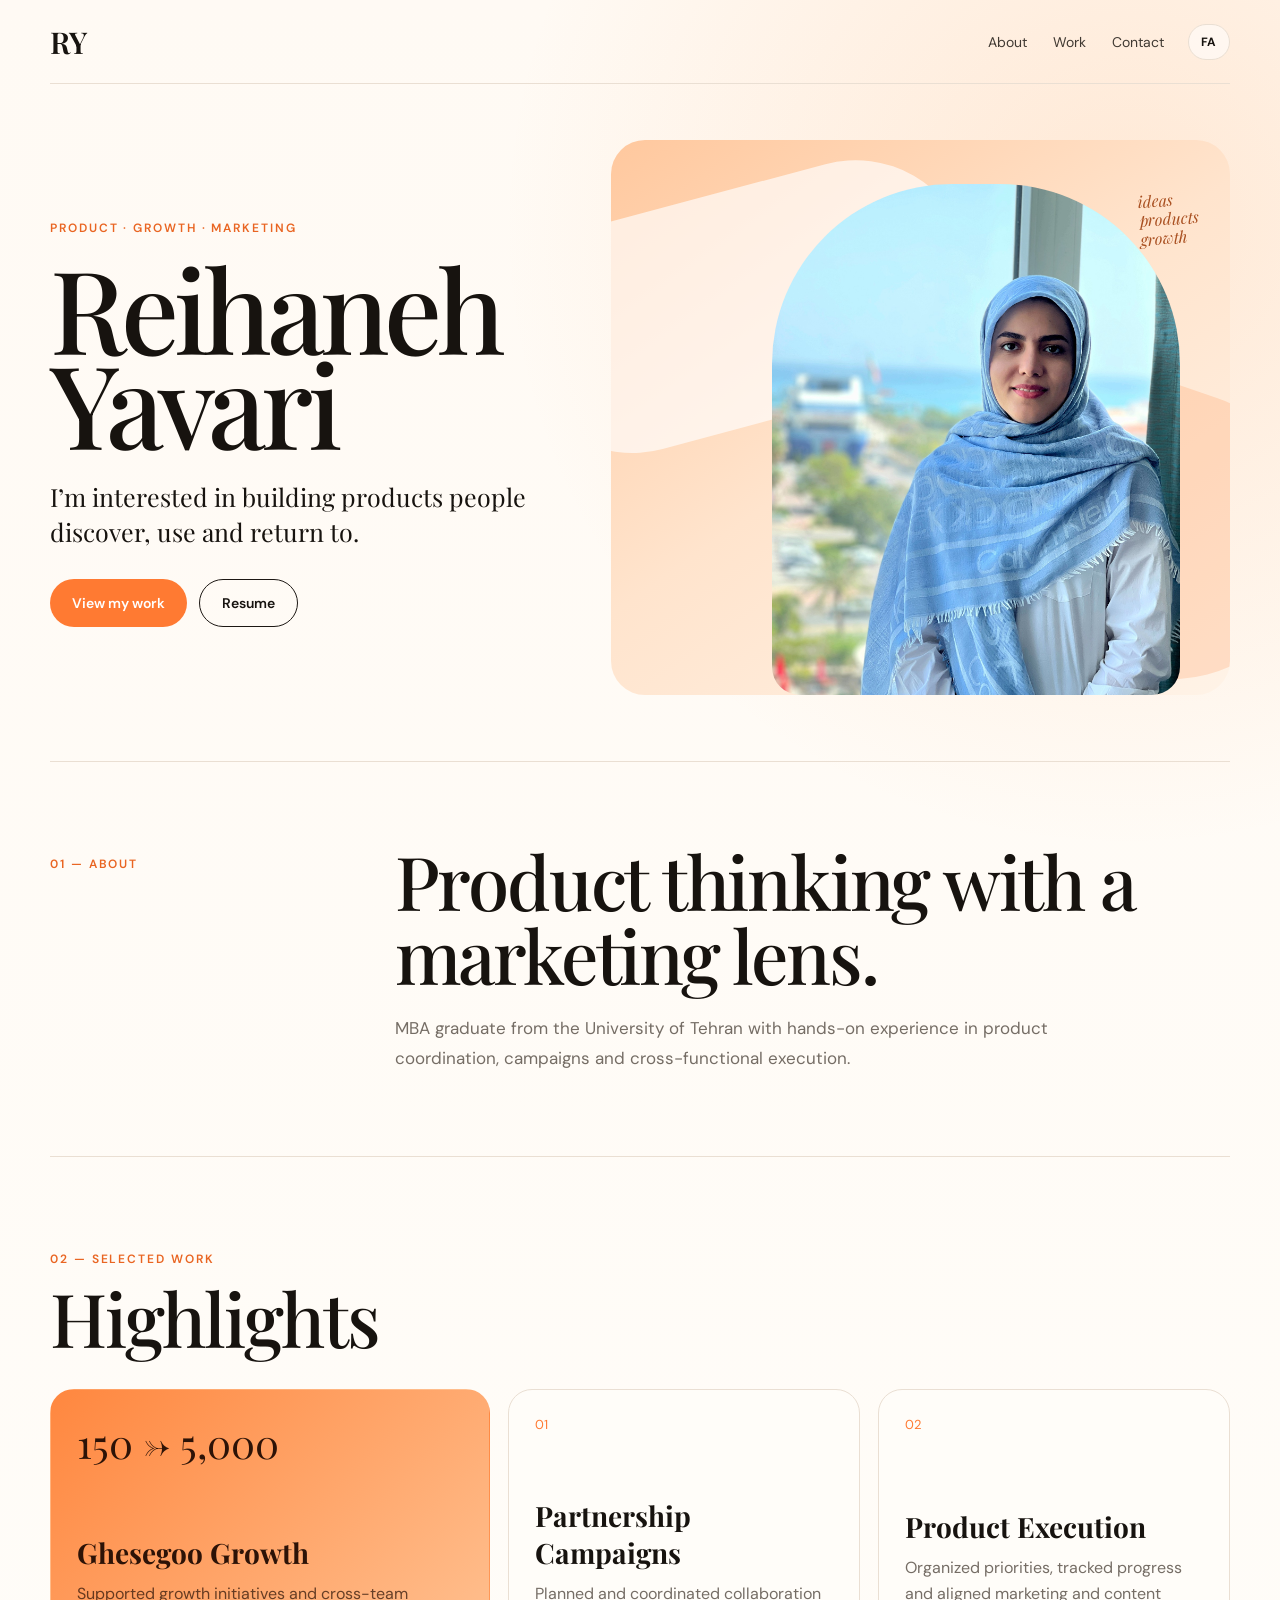
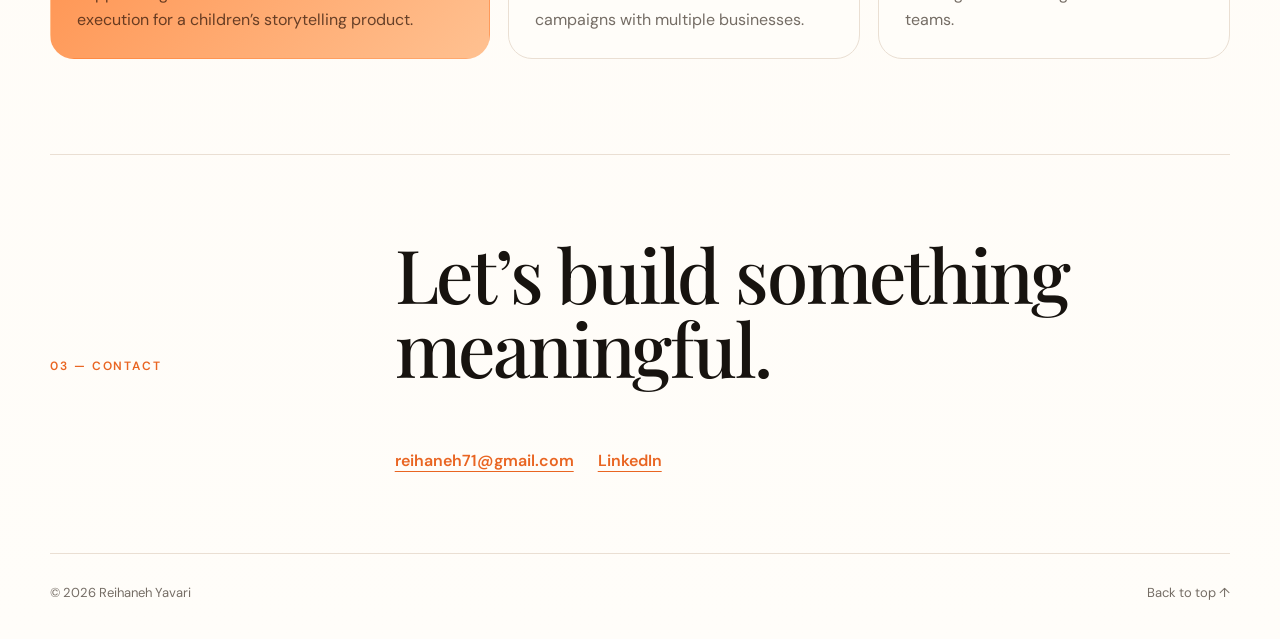
<file: index.html>
<!doctype html>
<html lang="en" dir="ltr">
<head>
  <meta charset="utf-8">
  <meta name="viewport" content="width=device-width, initial-scale=1">
  <meta name="description" content="Reihaneh Yavari — Product, Growth & Marketing">
  <link rel="alternate" hreflang="fa" href="./fa/">
  <title>Reihaneh Yavari — Product, Growth & Marketing</title>
  <link rel="preconnect" href="https://fonts.googleapis.com">
  <link rel="preconnect" href="https://fonts.gstatic.com" crossorigin>
  <link href="https://fonts.googleapis.com/css2?family=DM+Sans:wght@400;500;600&family=Playfair+Display:wght@500;600&family=Vazirmatn:wght@400;500;600;700&display=swap" rel="stylesheet">
  <link rel="stylesheet" href="styles.css">
</head>
<body>
  <header class="site-header">
    <a class="brand" href="#top" aria-label="Reihaneh Yavari home">RY</a>
    <div class="header-right">
      <nav aria-label="Primary navigation">
        <a href="#about">About</a>
        <a href="#work">Work</a>
        <a href="#contact">Contact</a>
      </nav>
      <a class="lang-switch" href="./fa/" lang="fa" hreflang="fa">FA</a>
    </div>
  </header>

  <main id="top">
    <section class="hero">
      <div class="hero-copy">
        <p class="eyebrow">PRODUCT · GROWTH · MARKETING</p>
        <h1>Reihaneh<br>Yavari</h1>
        <p class="lead">I’m interested in building products people discover, use and return to.</p>
        <div class="actions">
          <a class="btn btn-primary" href="#work">View my work</a>
          <a class="btn btn-ghost" href="assets/Reihaneh-Yavari-Resume.pdf" target="_blank" rel="noopener">Resume</a>
        </div>
      </div>

      <div class="hero-visual" aria-label="Portrait of Reihaneh Yavari">
        <span class="shape shape-one"></span>
        <span class="shape shape-two"></span>
        <img src="assets/reihaneh.jpg" alt="Reihaneh Yavari">
        <span class="scribble">ideas<br>products<br>growth</span>
      </div>
    </section>

    <section class="intro" id="about">
      <p class="section-label">01 — ABOUT</p>
      <div>
        <h2>Product thinking with a marketing lens.</h2>
        <p>MBA graduate from the University of Tehran with hands-on experience in product coordination, campaigns and cross-functional execution.</p>
      </div>
    </section>

    <section class="work" id="work">
      <div class="section-heading">
        <p class="section-label">02 — SELECTED WORK</p>
        <h2>Highlights</h2>
      </div>

      <div class="cards">
        <article class="card card-featured">
          <div class="metric">150 → 5,000</div>
          <h3>Ghesegoo Growth</h3>
          <p>Supported growth initiatives and cross-team execution for a children’s storytelling product.</p>
        </article>

        <article class="card">
          <div class="card-number">01</div>
          <h3>Partnership Campaigns</h3>
          <p>Planned and coordinated collaboration campaigns with multiple businesses.</p>
        </article>

        <article class="card">
          <div class="card-number">02</div>
          <h3>Product Execution</h3>
          <p>Organized priorities, tracked progress and aligned marketing and content teams.</p>
        </article>
      </div>
    </section>

    <section class="contact" id="contact">
      <p class="section-label">03 — CONTACT</p>
      <h2>Let’s build something meaningful.</h2>
      <div class="contact-links">
        <a href="mailto:reihaneh71@gmail.com">reihaneh71@gmail.com</a>
        <a href="https://www.linkedin.com/in/reihanehyavari" target="_blank" rel="noopener noreferrer">LinkedIn</a>
      </div>
    </section>
  </main>

  <footer>
    <span>© 2026 Reihaneh Yavari</span>
    <a href="#top">Back to top ↑</a>
  </footer>
</body>
</html>
</file>
<file: styles.css>
:root {
  --bg: #fffaf4;
  --paper: #fffdf9;
  --ink: #17130f;
  --muted: #756d65;
  --line: #eadfd3;
  --accent: #ff7a32;
  --accent-dark: #e96522;
  --accent-soft: #ffd9bd;
  --max: 1180px;
}

* { box-sizing: border-box; }
html { scroll-behavior: smooth; }
body {
  margin: 0;
  background:
    radial-gradient(circle at 88% 10%, rgba(255, 160, 86, .20), transparent 27%),
    linear-gradient(180deg, #fffaf4 0%, #fffdf9 100%);
  color: var(--ink);
  font-family: "DM Sans", Arial, sans-serif;
}
a { color: inherit; }
img { display: block; max-width: 100%; }

.site-header,
main,
footer {
  width: min(calc(100% - 40px), var(--max));
  margin-inline: auto;
}

.site-header {
  height: 84px;
  display: flex;
  align-items: center;
  justify-content: space-between;
  border-bottom: 1px solid var(--line);
}
.brand {
  text-decoration: none;
  font-family: "Playfair Display", Georgia, serif;
  font-size: 30px;
  font-weight: 600;
}
.header-right { display: flex; align-items: center; gap: 24px; }
nav { display: flex; gap: 26px; }
nav a {
  font-size: 14px;
  text-decoration: none;
  color: #403932;
}
nav a:hover { color: var(--accent); }
.lang-switch {
  min-width: 42px;
  height: 36px;
  padding: 0 11px;
  display: inline-flex;
  align-items: center;
  justify-content: center;
  border: 1px solid var(--line);
  border-radius: 999px;
  text-decoration: none;
  font-size: 12px;
  font-weight: 700;
  letter-spacing: .04em;
  background: rgba(255,255,255,.55);
}
.lang-switch:hover { border-color: var(--accent); color: var(--accent); }

.hero {
  min-height: 650px;
  display: grid;
  grid-template-columns: .9fr 1.1fr;
  align-items: center;
  gap: 54px;
  padding: 56px 0 66px;
}
.eyebrow,
.section-label {
  font-size: 12px;
  letter-spacing: .16em;
  color: var(--accent-dark);
  font-weight: 600;
}
.hero h1,
.intro h2,
.work h2,
.contact h2 {
  font-family: "Playfair Display", Georgia, serif;
  font-weight: 500;
  margin: 0;
}
.hero h1 {
  font-size: clamp(76px, 9vw, 132px);
  line-height: .82;
  letter-spacing: -.045em;
  margin: 24px 0 30px;
}
.lead {
  max-width: 520px;
  font-family: "Playfair Display", Georgia, serif;
  font-size: 25px;
  line-height: 1.4;
  margin: 0 0 30px;
}
.actions { display: flex; gap: 12px; flex-wrap: wrap; }
.btn {
  display: inline-flex;
  align-items: center;
  justify-content: center;
  min-height: 48px;
  padding: 0 22px;
  border-radius: 999px;
  text-decoration: none;
  font-weight: 600;
  font-size: 14px;
}
.btn-primary { background: var(--accent); color: #fff; }
.btn-primary:hover { background: var(--accent-dark); }
.btn-ghost { border: 1px solid #1d1814; }
.btn-ghost:hover { background: #1d1814; color: #fff; }

.hero-visual {
  position: relative;
  min-height: 555px;
  border-radius: 34px;
  overflow: hidden;
  background: linear-gradient(145deg, #ffc89e, #ffe4cd 48%, #fff3e7 100%);
}
.hero-visual img {
  position: absolute;
  width: 66%;
  height: 92%;
  right: 8%;
  bottom: 0;
  object-fit: cover;
  object-position: center top;
  border-radius: 180px 180px 28px 28px;
  z-index: 2;
  display: block;
  opacity: 1;
}
.shape { position: absolute; display: block; border-radius: 999px; }
.shape-one {
  width: 75%; height: 42%;
  background: rgba(255,255,255,.66);
  left: -16%; top: 9%;
  transform: rotate(-15deg);
}
.shape-two {
  width: 58%; height: 52%;
  background: rgba(255, 112, 33, .17);
  right: -14%; bottom: 5%;
  transform: rotate(19deg);
}
.scribble {
  position: absolute;
  right: 5%; top: 9%;
  z-index: 3;
  color: #a94f20;
  font-family: "Playfair Display", Georgia, serif;
  font-style: italic;
  line-height: 1.2;
  transform: rotate(-4deg);
}

.intro,
.contact {
  display: grid;
  grid-template-columns: .36fr 1fr;
  gap: 44px;
  padding: 82px 0;
  border-top: 1px solid var(--line);
}
.intro > div { max-width: 760px; }
.intro h2,
.contact h2,
.work h2 {
  font-size: clamp(46px, 5.8vw, 76px);
  line-height: 1;
  letter-spacing: -.03em;
}
.intro p:not(.section-label) {
  max-width: 670px;
  margin: 22px 0 0;
  color: var(--muted);
  font-size: 17px;
  line-height: 1.75;
}

.work { padding: 82px 0 95px; border-top: 1px solid var(--line); }
.section-heading { margin-bottom: 34px; }
.section-heading .section-label { margin-bottom: 14px; }
.cards {
  display: grid;
  grid-template-columns: 1.25fr 1fr 1fr;
  gap: 18px;
}
.card {
  min-height: 270px;
  background: var(--paper);
  border: 1px solid var(--line);
  border-radius: 24px;
  padding: 26px;
  display: flex;
  flex-direction: column;
  justify-content: flex-end;
  transition: transform .2s ease, box-shadow .2s ease;
}
.card:hover { transform: translateY(-4px); box-shadow: 0 22px 60px rgba(96, 65, 39, .08); }
.card-featured {
  background: linear-gradient(135deg, #ff873f, #ffc191);
  border-color: transparent;
  color: #2d1307;
}
.metric {
  margin-bottom: auto;
  font-family: "Playfair Display", Georgia, serif;
  font-size: 40px;
}
.card-number {
  margin-bottom: auto;
  color: var(--accent);
  font-size: 13px;
}
.card h3 { font-family: "Playfair Display", Georgia, serif; font-size: 28px; margin: 0 0 10px; }
.card p { margin: 0; color: var(--muted); line-height: 1.6; }
.card-featured p { color: rgba(45,19,7,.72); }

.contact { align-items: end; }
.contact h2 { max-width: 760px; }
.contact-links { grid-column: 2; display: flex; gap: 24px; flex-wrap: wrap; margin-top: 20px; }
.contact-links a { color: var(--accent-dark); font-weight: 600; text-underline-offset: 5px; }

footer {
  border-top: 1px solid var(--line);
  padding: 30px 0 38px;
  display: flex;
  justify-content: space-between;
  gap: 20px;
  color: var(--muted);
  font-size: 13px;
}
footer a { text-decoration: none; }

/* Persian version */
.fa-page { font-family: "Vazirmatn", Tahoma, sans-serif; }
.fa-page .brand,
.fa-page .hero h1,
.fa-page .intro h2,
.fa-page .work h2,
.fa-page .contact h2,
.fa-page .lead,
.fa-page .card h3,
.fa-page .metric {
  font-family: "Vazirmatn", Tahoma, sans-serif;
}
.fa-page .hero h1 {
  font-weight: 700;
  line-height: 1.02;
  letter-spacing: -.04em;
}
.fa-page .eyebrow,
.fa-page .section-label { letter-spacing: 0; }
.fa-page .lead { line-height: 1.8; font-size: 22px; }
.fa-page .hero-visual img { right: auto; left: 8%; }
.fa-page .scribble {
  right: auto;
  left: 5%;
  font-family: "Vazirmatn", Tahoma, sans-serif;
  font-style: normal;
  text-align: right;
}
.fa-page .shape-one { left: auto; right: -16%; transform: rotate(15deg); }
.fa-page .shape-two { right: auto; left: -14%; transform: rotate(-19deg); }
.fa-page .card h3 { font-weight: 700; }
.fa-page .metric { font-weight: 700; }

@media (max-width: 900px) {
  .hero { grid-template-columns: 1fr; min-height: auto; }
  .hero-copy { padding-top: 24px; }
  .hero-visual { min-height: 500px; }
  .intro, .contact { grid-template-columns: 1fr; gap: 18px; }
  .contact-links { grid-column: 1; }
  .cards { grid-template-columns: 1fr; }
  .card { min-height: 225px; }
}

@media (max-width: 620px) {
  .site-header, main, footer { width: min(calc(100% - 28px), var(--max)); }
  .site-header { height: 72px; }
  .header-right { gap: 12px; }
  nav { gap: 14px; }
  nav a:nth-child(2) { display: none; }
  .hero { gap: 32px; padding: 40px 0 56px; }
  .hero h1 { font-size: 70px; }
  .fa-page .hero h1 { font-size: 62px; }
  .lead { font-size: 21px; }
  .hero-visual { min-height: 420px; border-radius: 24px; }
  .hero-visual img { width: 77%; right: 2%; height: 90%; }
  .fa-page .hero-visual img { right: auto; left: 2%; }
  .scribble { font-size: 13px; }
  .intro, .work, .contact { padding: 64px 0; }
  footer { flex-direction: column; }
}
</file>
